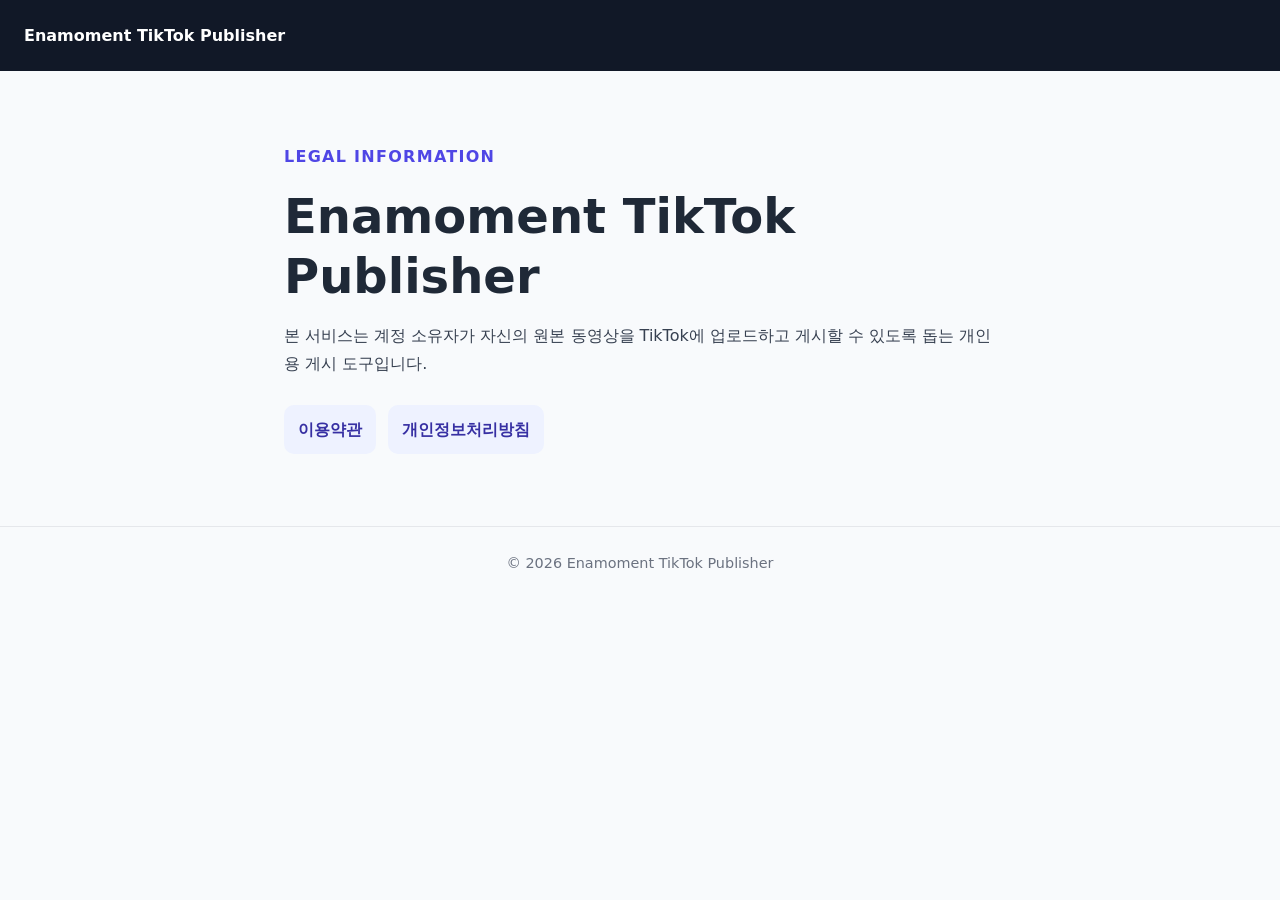
<file: site/index.html>
<!doctype html>
<html lang="ko"><head><meta charset="utf-8"><meta name="viewport" content="width=device-width, initial-scale=1"><title>Enamoment TikTok Publisher</title><link rel="stylesheet" href="styles.css"></head><body><header><a href="./">Enamoment TikTok Publisher</a></header><main><p class="eyebrow">LEGAL INFORMATION</p><h1>Enamoment TikTok Publisher</h1><p>본 서비스는 계정 소유자가 자신의 원본 동영상을 TikTok에 업로드하고 게시할 수 있도록 돕는 개인용 게시 도구입니다.</p><nav class="links"><a href="terms/">이용약관</a><a href="privacy/">개인정보처리방침</a></nav></main><footer>© 2026 Enamoment TikTok Publisher</footer></body></html>
</file>
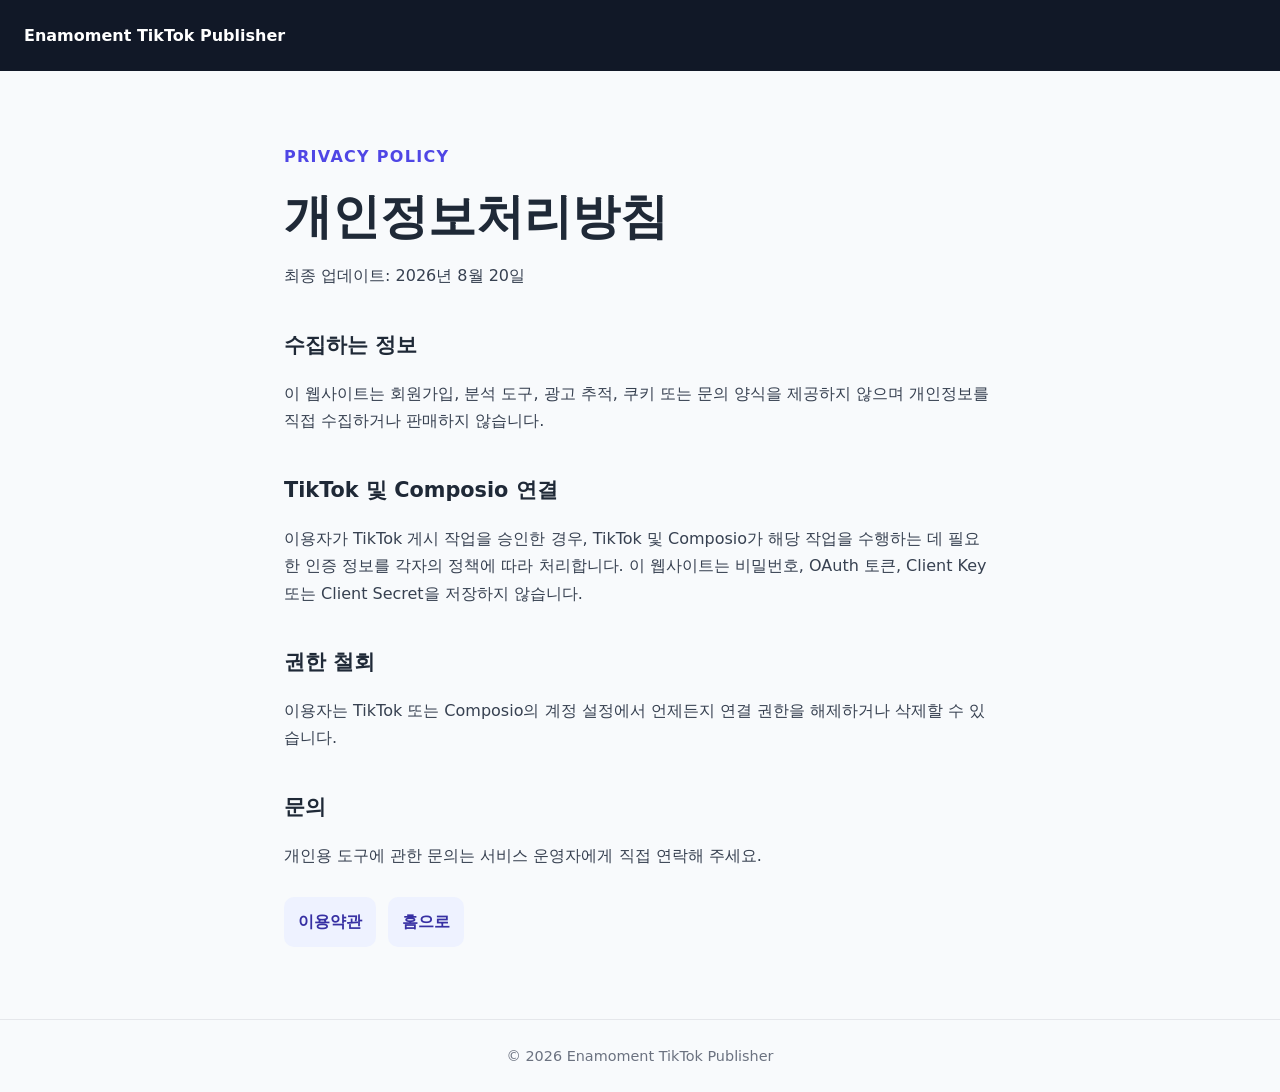
<file: site/privacy/index.html>
<!doctype html>
<html lang="ko"><head><meta charset="utf-8"><meta name="viewport" content="width=device-width, initial-scale=1"><title>개인정보처리방침 | Enamoment TikTok Publisher</title><link rel="stylesheet" href="../styles.css"></head><body><header><a href="../">Enamoment TikTok Publisher</a></header><main><p class="eyebrow">PRIVACY POLICY</p><h1>개인정보처리방침</h1><p>최종 업데이트: 2026년 8월 20일</p><h2>수집하는 정보</h2><p>이 웹사이트는 회원가입, 분석 도구, 광고 추적, 쿠키 또는 문의 양식을 제공하지 않으며 개인정보를 직접 수집하거나 판매하지 않습니다.</p><h2>TikTok 및 Composio 연결</h2><p>이용자가 TikTok 게시 작업을 승인한 경우, TikTok 및 Composio가 해당 작업을 수행하는 데 필요한 인증 정보를 각자의 정책에 따라 처리합니다. 이 웹사이트는 비밀번호, OAuth 토큰, Client Key 또는 Client Secret을 저장하지 않습니다.</p><h2>권한 철회</h2><p>이용자는 TikTok 또는 Composio의 계정 설정에서 언제든지 연결 권한을 해제하거나 삭제할 수 있습니다.</p><h2>문의</h2><p>개인용 도구에 관한 문의는 서비스 운영자에게 직접 연락해 주세요.</p><nav class="links"><a href="../terms/">이용약관</a><a href="../">홈으로</a></nav></main><footer>© 2026 Enamoment TikTok Publisher</footer></body></html>
</file>
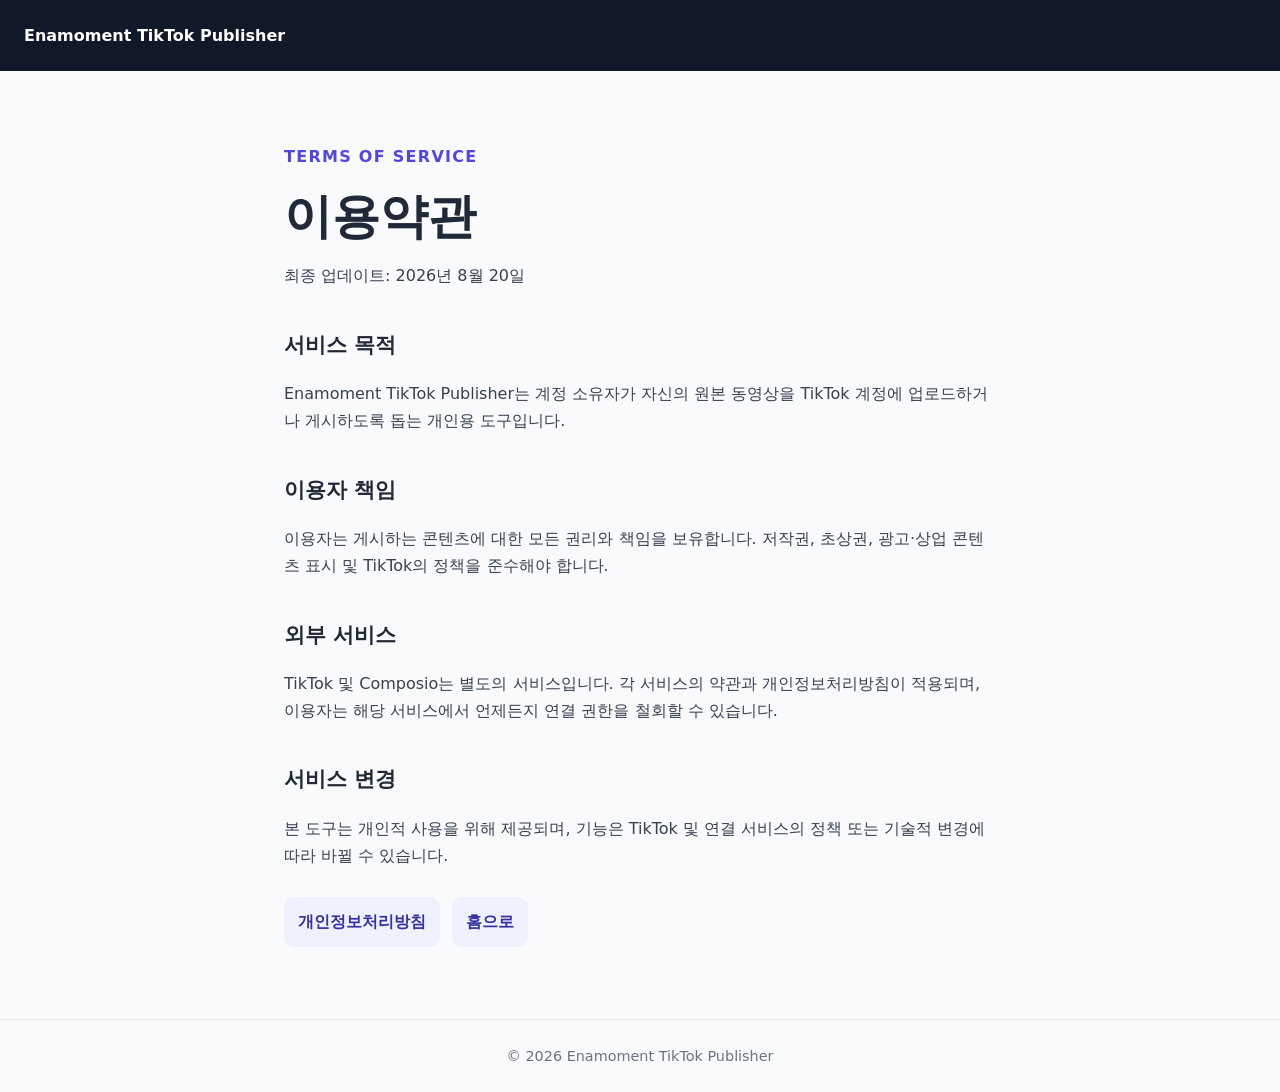
<file: site/terms/index.html>
<!doctype html>
<html lang="ko"><head><meta charset="utf-8"><meta name="viewport" content="width=device-width, initial-scale=1"><title>이용약관 | Enamoment TikTok Publisher</title><link rel="stylesheet" href="../styles.css"></head><body><header><a href="../">Enamoment TikTok Publisher</a></header><main><p class="eyebrow">TERMS OF SERVICE</p><h1>이용약관</h1><p>최종 업데이트: 2026년 8월 20일</p><h2>서비스 목적</h2><p>Enamoment TikTok Publisher는 계정 소유자가 자신의 원본 동영상을 TikTok 계정에 업로드하거나 게시하도록 돕는 개인용 도구입니다.</p><h2>이용자 책임</h2><p>이용자는 게시하는 콘텐츠에 대한 모든 권리와 책임을 보유합니다. 저작권, 초상권, 광고·상업 콘텐츠 표시 및 TikTok의 정책을 준수해야 합니다.</p><h2>외부 서비스</h2><p>TikTok 및 Composio는 별도의 서비스입니다. 각 서비스의 약관과 개인정보처리방침이 적용되며, 이용자는 해당 서비스에서 언제든지 연결 권한을 철회할 수 있습니다.</p><h2>서비스 변경</h2><p>본 도구는 개인적 사용을 위해 제공되며, 기능은 TikTok 및 연결 서비스의 정책 또는 기술적 변경에 따라 바뀔 수 있습니다.</p><nav class="links"><a href="../privacy/">개인정보처리방침</a><a href="../">홈으로</a></nav></main><footer>© 2026 Enamoment TikTok Publisher</footer></body></html>
</file>
<file: site/styles.css>
:root { color-scheme: light; font-family: "Noto Sans KR", "Apple SD Gothic Neo", system-ui, sans-serif; color: #1f2937; background: #f8fafc; }
* { box-sizing: border-box; }
body { margin: 0; line-height: 1.7; }
header { background: #111827; color: #fff; padding: 22px 24px; }
header a { color: #fff; text-decoration: none; font-weight: 700; }
main { max-width: 760px; margin: 0 auto; padding: 56px 24px 72px; }
h1 { font-size: clamp(2rem, 5vw, 3rem); line-height: 1.25; margin: 0 0 16px; }
h2 { margin-top: 38px; font-size: 1.3rem; }
p, li { color: #374151; }
.eyebrow { color: #4f46e5; font-weight: 800; letter-spacing: .08em; }
.links { display: flex; flex-wrap: wrap; gap: 12px; margin-top: 28px; }
.links a { background: #eef2ff; border-radius: 10px; color: #3730a3; padding: 11px 14px; text-decoration: none; font-weight: 700; }
footer { border-top: 1px solid #e5e7eb; color: #6b7280; font-size: .9rem; padding: 24px; text-align: center; }
</file>
